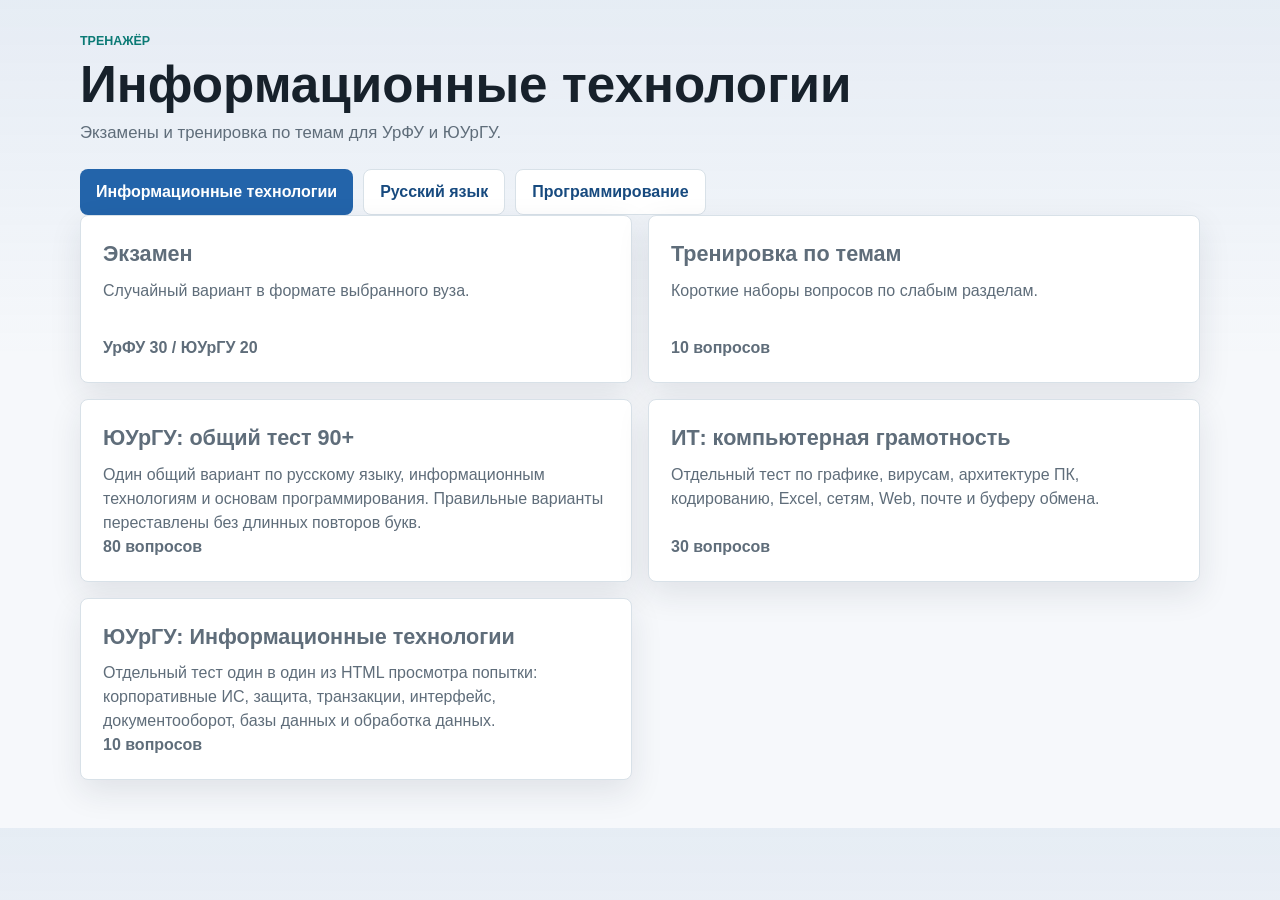
<file: index.html>
<!doctype html>
<html lang="ru">
  <head>
    <meta charset="utf-8" />
    <meta name="viewport" content="width=device-width, initial-scale=1" />
    <title>Тренажёр тестов по информационным технологиям</title>
    <link rel="icon" href="favicon.svg" type="image/svg+xml" />
    <link rel="stylesheet" href="styles.css" />
    <script src="quiz-engine.js" defer></script>
    <script src="quiz-data.js" defer></script>
    <script src="quiz-generator.js" defer></script>
    <script src="app.js" defer></script>
  </head>
  <body>
    <main class="app-shell" id="app"></main>
  </body>
</html>
</file>
<file: styles.css>
:root {
  color-scheme: light;
  --bg: #f6f8fb;
  --surface: #ffffff;
  --surface-soft: #eef6f4;
  --ink: #17212b;
  --muted: #5f6d7a;
  --line: #d8e1e8;
  --primary: #2364aa;
  --primary-strong: #174a7f;
  --accent: #0b7a75;
  --warn: #b14d2b;
  --success: #247447;
  --shadow: 0 12px 32px rgba(26, 42, 58, 0.1);
}

* {
  box-sizing: border-box;
}

body {
  min-width: 320px;
  margin: 0;
  background:
    linear-gradient(180deg, rgba(35, 100, 170, 0.08), transparent 360px),
    var(--bg);
  color: var(--ink);
  font-family:
    "Segoe UI",
    Arial,
    sans-serif;
  line-height: 1.5;
}

button,
input,
select {
  font: inherit;
}

button {
  border: 0;
  cursor: pointer;
}

.app-shell {
  width: min(1120px, calc(100% - 32px));
  margin: 0 auto;
  padding: 32px 0 48px;
}

.topbar {
  display: flex;
  flex-wrap: wrap;
  align-items: end;
  justify-content: space-between;
  gap: 16px;
  margin-bottom: 24px;
}

.eyebrow {
  margin: 0 0 6px;
  color: var(--accent);
  font-size: 0.78rem;
  font-weight: 700;
  letter-spacing: 0;
  text-transform: uppercase;
}

h1,
h2,
h3,
p {
  margin-top: 0;
}

h1 {
  margin-bottom: 8px;
  font-size: clamp(2rem, 4vw, 3.2rem);
  line-height: 1.08;
}

.lead {
  max-width: 760px;
  margin-bottom: 0;
  color: var(--muted);
  font-size: 1.05rem;
}

.quiz-grid {
  display: grid;
  grid-template-columns: repeat(2, minmax(0, 1fr));
  gap: 16px;
}

.subject-strip {
  display: flex;
  flex-wrap: wrap;
  gap: 10px;
}

.quiz-tile,
.question-card,
.result-card,
.summary-panel {
  border: 1px solid var(--line);
  border-radius: 8px;
  background: var(--surface);
  box-shadow: var(--shadow);
}

.quiz-tile {
  display: grid;
  min-height: 168px;
  padding: 22px;
  color: inherit;
  text-align: left;
  transition:
    transform 160ms ease,
    border-color 160ms ease,
    box-shadow 160ms ease;
}

.quiz-tile:hover,
.quiz-tile:focus-visible {
  border-color: rgba(35, 100, 170, 0.6);
  box-shadow: 0 16px 36px rgba(26, 42, 58, 0.16);
  outline: 0;
  transform: translateY(-2px);
}

.quiz-tile strong {
  display: block;
  margin-bottom: 8px;
  font-size: 1.35rem;
}

.quiz-tile span {
  color: var(--muted);
}

.quiz-meta {
  align-self: end;
  color: var(--accent);
  font-weight: 700;
}

.setup-panel {
  display: grid;
  grid-template-columns: repeat(2, minmax(0, 1fr)) auto auto;
  gap: 14px;
  align-items: end;
  padding: 18px;
  border: 1px solid var(--line);
  border-radius: 8px;
  background: var(--surface);
  box-shadow: var(--shadow);
}

.setup-panel h2 {
  margin-bottom: 4px;
}

.field-label {
  display: block;
  margin-bottom: 6px;
  color: var(--muted);
  font-size: 0.9rem;
  font-weight: 700;
}

.toolbar {
  position: sticky;
  z-index: 2;
  top: 0;
  display: flex;
  flex-wrap: wrap;
  align-items: center;
  justify-content: space-between;
  gap: 12px;
  margin: -8px 0 18px;
  padding: 12px;
  border: 1px solid var(--line);
  border-radius: 8px;
  background: rgba(255, 255, 255, 0.92);
  backdrop-filter: blur(10px);
}

.toolbar-title {
  min-width: 220px;
}

.toolbar-title h2 {
  margin-bottom: 2px;
  font-size: 1.15rem;
}

.toolbar-title p,
.question-hint,
.review-note {
  margin-bottom: 0;
  color: var(--muted);
  font-size: 0.95rem;
}

.progress {
  color: var(--primary-strong);
  font-weight: 700;
}

.toolbar-status {
  display: flex;
  flex-wrap: wrap;
  gap: 12px;
  align-items: center;
  justify-content: flex-end;
}

.timer {
  min-width: 72px;
  padding: 6px 10px;
  border-radius: 8px;
  background: var(--surface-soft);
  color: var(--accent);
  font-weight: 900;
  text-align: center;
}

.question-list,
.review-list {
  display: grid;
  gap: 14px;
}

.question-card,
.result-card,
.summary-panel {
  padding: 18px;
}

.question-head {
  display: flex;
  align-items: baseline;
  justify-content: space-between;
  gap: 16px;
  margin-bottom: 14px;
}

.question-number {
  color: var(--primary);
  font-weight: 800;
}

.question-text {
  margin-bottom: 0;
  font-weight: 700;
  white-space: pre-line;
}

.answers {
  display: grid;
  gap: 10px;
}

.answer-option {
  display: grid;
  grid-template-columns: 24px 1fr;
  gap: 10px;
  align-items: start;
  min-height: 42px;
  padding: 10px 12px;
  border: 1px solid var(--line);
  border-radius: 8px;
  background: #fbfdff;
}

.answer-option input {
  width: 18px;
  height: 18px;
  margin-top: 3px;
  accent-color: var(--primary);
}

.letter {
  font-weight: 800;
}

.matching-list {
  display: grid;
  gap: 10px;
}

.matching-row {
  display: grid;
  grid-template-columns: minmax(180px, 1fr) minmax(160px, 260px);
  gap: 12px;
  align-items: center;
  min-height: 48px;
  padding: 10px 12px;
  border: 1px solid var(--line);
  border-radius: 8px;
  background: #fbfdff;
}

select {
  width: 100%;
  min-height: 38px;
  border: 1px solid var(--line);
  border-radius: 6px;
  background: #ffffff;
  color: var(--ink);
}

.actions {
  display: flex;
  flex-wrap: wrap;
  gap: 10px;
  margin-top: 18px;
}

.button {
  display: inline-flex;
  align-items: center;
  justify-content: center;
  min-height: 42px;
  padding: 10px 16px;
  border-radius: 8px;
  background: var(--primary);
  color: #ffffff;
  font-weight: 800;
}

.button:hover,
.button:focus-visible {
  background: var(--primary-strong);
  outline: 0;
}

.button.secondary {
  border: 1px solid var(--line);
  background: #ffffff;
  color: var(--primary-strong);
}

.button.secondary:hover,
.button.secondary:focus-visible {
  background: var(--surface-soft);
}

.button:disabled {
  cursor: not-allowed;
  opacity: 0.55;
}

.summary-panel {
  display: grid;
  grid-template-columns: minmax(0, 1fr) auto;
  gap: 16px;
  align-items: center;
  margin-bottom: 18px;
}

.score {
  margin-bottom: 4px;
  font-size: clamp(1.8rem, 4vw, 3rem);
  font-weight: 900;
  line-height: 1;
}

.score-percent {
  display: inline-grid;
  place-items: center;
  width: 96px;
  height: 96px;
  border-radius: 50%;
  background: var(--surface-soft);
  color: var(--accent);
  font-size: 1.6rem;
  font-weight: 900;
}

.result-card.correct {
  border-color: rgba(36, 116, 71, 0.35);
}

.result-card.incorrect {
  border-color: rgba(177, 77, 43, 0.35);
}

.result-status {
  margin-bottom: 8px;
  font-weight: 900;
}

.result-card.correct .result-status {
  color: var(--success);
}

.result-card.incorrect .result-status {
  color: var(--warn);
}

.answer-review {
  display: grid;
  gap: 6px;
  margin-top: 12px;
  color: var(--muted);
}

.answer-review b {
  color: var(--ink);
}

@media (max-width: 760px) {
  .app-shell {
    width: min(100% - 20px, 1120px);
    padding-top: 20px;
  }

  .quiz-grid,
  .summary-panel,
  .matching-row,
  .setup-panel {
    grid-template-columns: 1fr;
  }

  .toolbar {
    position: static;
  }

  .score-percent {
    width: 82px;
    height: 82px;
  }
}
</file>
